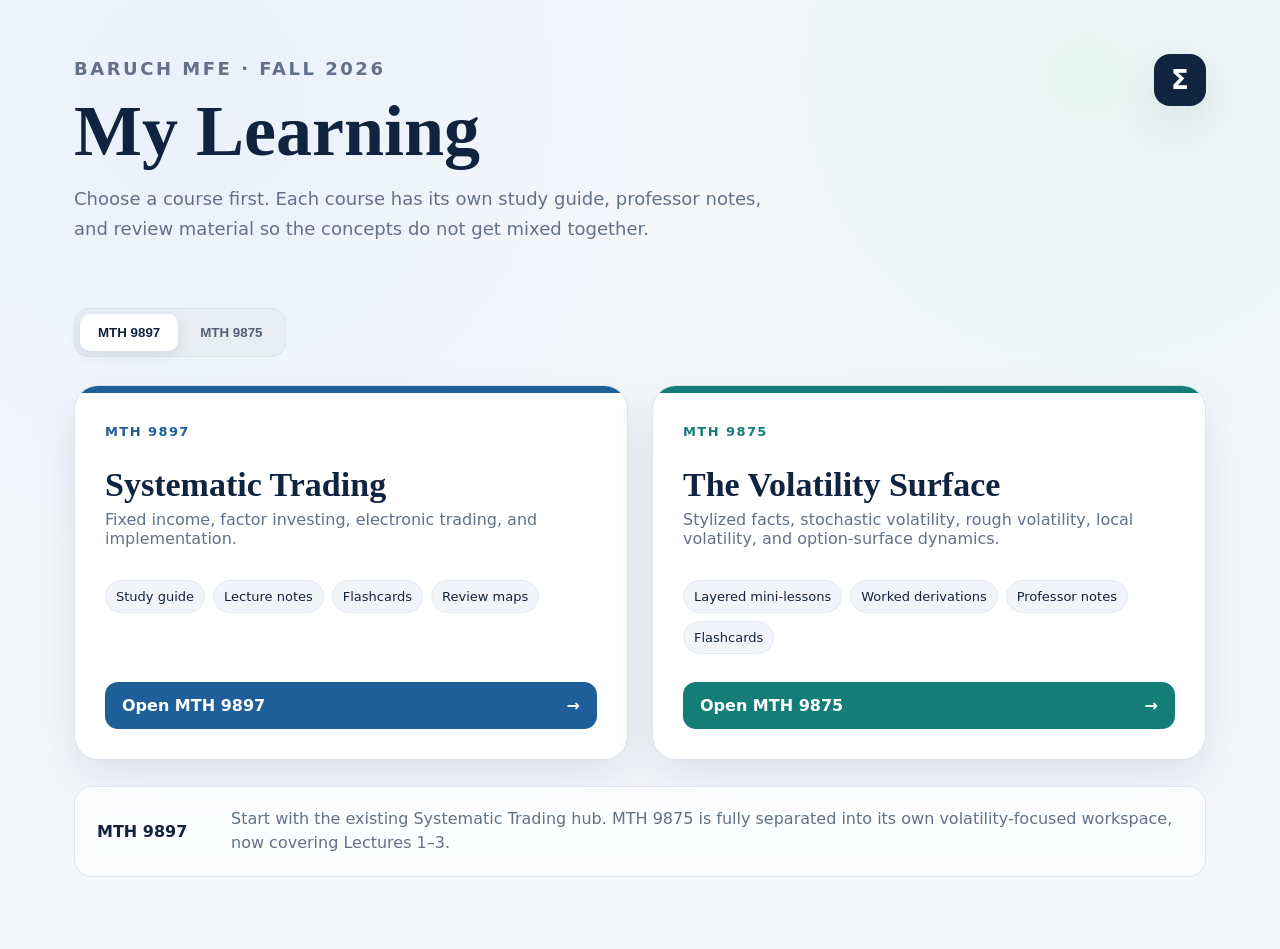
<file: index.html>
<!doctype html>
<html lang="en">
<head>
  <meta charset="utf-8">
  <meta name="viewport" content="width=device-width, initial-scale=1">
  <meta name="description" content="Baruch MFE personal learning hub for MTH 9897 Systematic Trading and MTH 9875 The Volatility Surface.">
  <title>My Learning · Course Hub</title>
  <link rel="icon" href="favicon.svg" type="image/svg+xml">
  <style>
    :root{--ink:#10233f;--muted:#627188;--line:#dce4ee;--paper:#f5f7fb;--card:#fff;--blue:#1f5f99;--teal:#147d78;--shadow:0 18px 46px rgba(16,35,63,.10)}
    *{box-sizing:border-box} body{margin:0;font-family:Inter,ui-sans-serif,system-ui,-apple-system,BlinkMacSystemFont,"Segoe UI",sans-serif;background:radial-gradient(circle at 15% 10%,#e9f1fb 0,transparent 34%),radial-gradient(circle at 85% 8%,#e7f6f2 0,transparent 28%),var(--paper);color:var(--ink)}
    .shell{max-width:1180px;margin:0 auto;padding:54px 24px 72px}.top{display:flex;justify-content:space-between;gap:24px;align-items:flex-start;margin-bottom:34px}.eyebrow{text-transform:uppercase;letter-spacing:.14em;font-size:12px;font-weight:800;color:var(--blue);margin:0 0 12px}.top h1{font-family:Georgia,"Times New Roman",serif;font-size:clamp(40px,6vw,72px);line-height:.98;margin:0;max-width:760px}.top p{max-width:720px;color:var(--muted);font-size:18px;line-height:1.65}
    .sig{width:52px;height:52px;border-radius:16px;background:var(--ink);color:#fff;display:grid;place-items:center;font-size:26px;font-weight:700;box-shadow:var(--shadow)}
    .switcher{display:inline-flex;padding:5px;background:#e8edf4;border:1px solid var(--line);border-radius:14px;margin:12px 0 28px;gap:4px}.switcher button{border:0;background:transparent;padding:11px 18px;border-radius:10px;font-weight:750;color:#506078;cursor:pointer}.switcher button.active{background:#fff;color:var(--ink);box-shadow:0 4px 14px rgba(16,35,63,.10)}
    .courses{display:grid;grid-template-columns:repeat(2,minmax(0,1fr));gap:24px}.course{position:relative;overflow:hidden;background:var(--card);border:1px solid var(--line);border-radius:24px;padding:30px;box-shadow:var(--shadow);min-height:360px;display:flex;flex-direction:column}.course:before{content:"";position:absolute;inset:0 auto auto 0;width:100%;height:7px;background:var(--accent)}.course .code{font-size:13px;font-weight:850;letter-spacing:.11em;text-transform:uppercase;color:var(--accent);margin-top:8px}.course h2{font-family:Georgia,"Times New Roman",serif;font-size:34px;margin:14px 0 6px}.course .subtitle{color:var(--muted);font-size:16px;margin:0 0 24px}.map{display:flex;gap:8px;flex-wrap:wrap;margin:8px 0 28px}.map span{font-size:13px;padding:8px 10px;border-radius:999px;background:#f1f4f8;border:1px solid #e3e9f0}.course a{margin-top:auto;display:inline-flex;align-items:center;justify-content:space-between;gap:16px;background:var(--accent);color:#fff;text-decoration:none;padding:14px 17px;border-radius:13px;font-weight:800}.course a:hover{filter:brightness(.95);transform:translateY(-1px)}
    .preview{margin-top:26px;border:1px solid var(--line);background:rgba(255,255,255,.72);backdrop-filter:blur(8px);border-radius:18px;padding:20px 22px;display:flex;gap:18px;align-items:center}.preview b{min-width:116px}.preview p{margin:0;color:var(--muted);line-height:1.55}
    @media(max-width:780px){.courses{grid-template-columns:1fr}.top{display:block}.sig{margin-top:20px}.shell{padding-top:34px}}
  </style>
</head>
<body>
  <main class="shell">
    <header class="top">
      <div><p class="eyebrow">Baruch MFE · Fall 2026</p><h1>My Learning</h1><p>Choose a course first. Each course has its own study guide, professor notes, and review material so the concepts do not get mixed together.</p></div>
      <div class="sig">Σ</div>
    </header>
    <div class="switcher" role="tablist" aria-label="Choose course">
      <button class="active" data-preview="9897">MTH 9897</button>
      <button data-preview="9875">MTH 9875</button>
    </div>
    <section class="courses">
      <article class="course" style="--accent:#1f5f99">
        <p class="code">MTH 9897</p><h2>Systematic Trading</h2><p class="subtitle">Fixed income, factor investing, electronic trading, and implementation.</p>
        <div class="map"><span>Study guide</span><span>Lecture notes</span><span>Flashcards</span><span>Review maps</span></div>
        <a href="mth9897.html"><span>Open MTH 9897</span><span>→</span></a>
      </article>
      <article class="course" style="--accent:#147d78">
        <p class="code">MTH 9875</p><h2>The Volatility Surface</h2><p class="subtitle">Stylized facts, stochastic volatility, rough volatility, local volatility, and option-surface dynamics.</p>
        <div class="map"><span>Layered mini-lessons</span><span>Worked derivations</span><span>Professor notes</span><span>Flashcards</span></div>
        <a href="mth9875.html"><span>Open MTH 9875</span><span>→</span></a>
      </article>
    </section>
    <section class="preview" id="preview"><b>MTH 9897</b><p>Start with the existing Systematic Trading hub. MTH 9875 is fully separated into its own volatility-focused workspace, now covering Lectures 1–3.</p></section>
  </main>
  <script>
    const copy={
      "9897":["MTH 9897","Start with the existing Systematic Trading hub. MTH 9875 is now fully separated into its own volatility-focused workspace."],
      "9875":["MTH 9875","Use the volatility hub for Lectures 1–3: stylized facts, stochastic/local/rough volatility, forward variance, affine models, characteristic functions, and explicit step-by-step derivations."]
    };
    document.querySelectorAll(".switcher button").forEach(btn=>btn.addEventListener("click",()=>{
      document.querySelectorAll(".switcher button").forEach(b=>b.classList.toggle("active",b===btn));
      const [title,txt]=copy[btn.dataset.preview]; document.querySelector("#preview b").textContent=title; document.querySelector("#preview p").textContent=txt;
    }));
  </script>
</body>
</html>
</file>
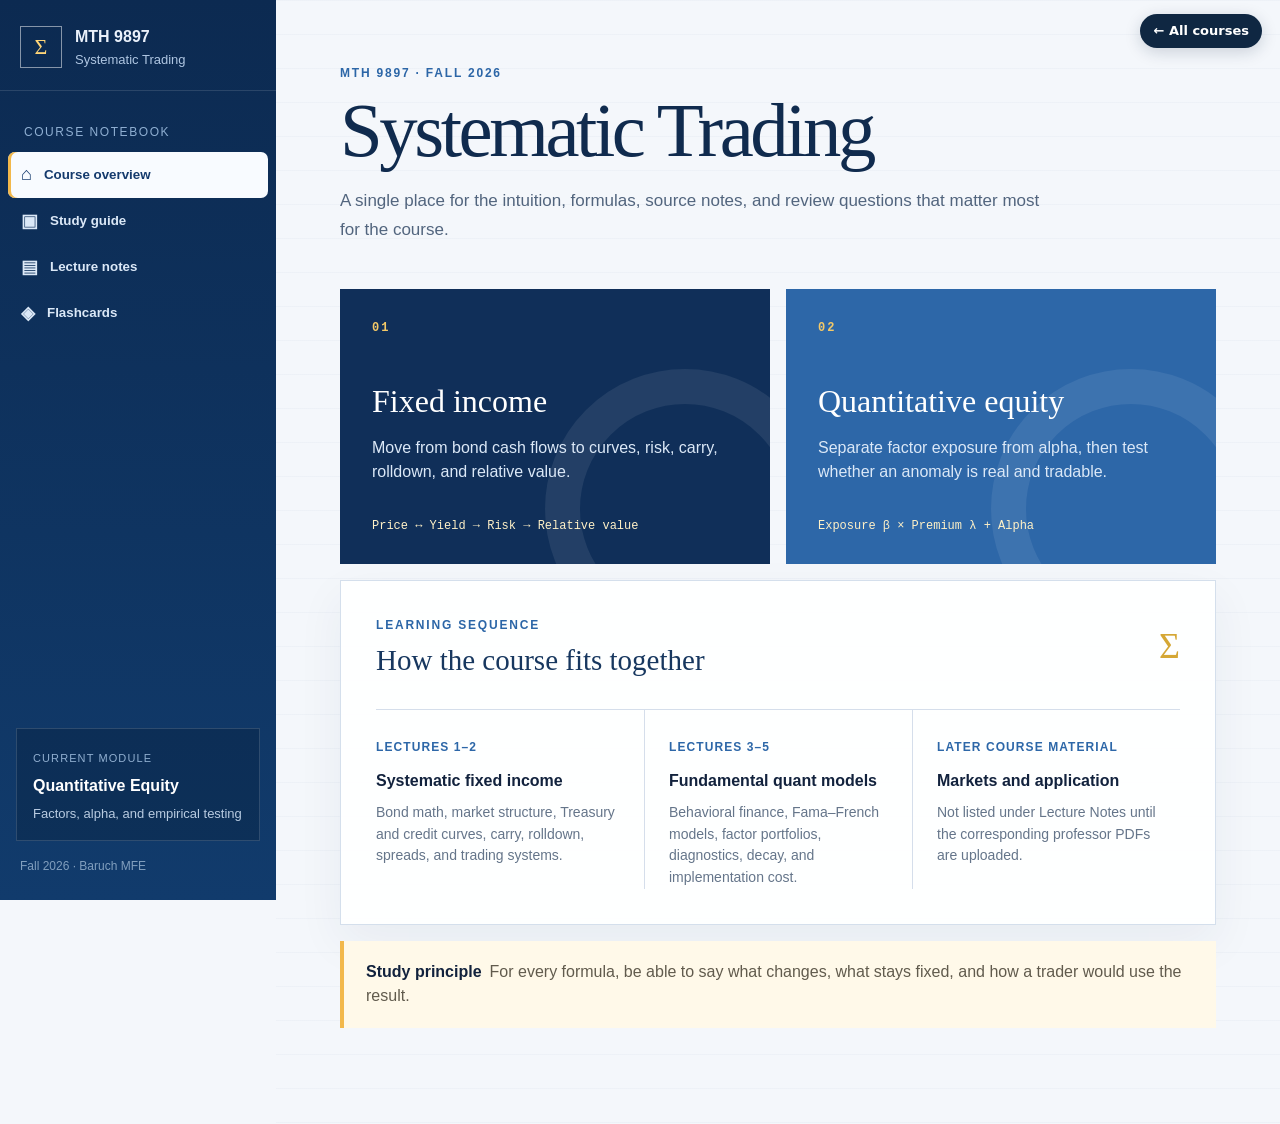
<file: mth9897.html>
<!doctype html>
<html lang="en">
<head>
  <meta charset="utf-8">
  <meta name="viewport" content="width=device-width, initial-scale=1">
  <meta name="description" content="Organized study guides, lecture notes, and flashcards for MTH 9897 Systematic Trading.">
  <title>MTH 9897 Study Hub</title>
  <link rel="icon" href="favicon.svg" type="image/svg+xml">
  <link rel="stylesheet" href="styles.css">
</head>
<body>
  <a href="index.html" style="position:fixed;top:14px;right:18px;z-index:9999;padding:9px 13px;border-radius:999px;background:#0f2742;color:white;text-decoration:none;font:600 13px/1.2 system-ui,-apple-system,BlinkMacSystemFont,'Segoe UI',sans-serif;box-shadow:0 4px 16px rgba(15,39,66,.18)">← All courses</a>
  <aside class="sidebar" id="sidebar">
    <div class="brand">
      <div class="brand-mark">Σ</div>
      <div><strong>MTH 9897</strong><span>Systematic Trading</span></div>
    </div>
    <p class="nav-label">Course notebook</p>
    <nav aria-label="Course sections">
      <button class="nav-button active" data-section="overview"><span>⌂</span>Course overview</button>
      <button class="nav-button" data-section="guide"><span>▣</span>Study guide</button>
      <button class="nav-button" data-section="notes"><span>▤</span>Lecture notes</button>
      <button class="nav-button" data-section="flashcards"><span>◈</span>Flashcards</button>
    </nav>
    <div class="sidebar-note"><span>Current module</span><strong>Quantitative Equity</strong><p>Factors, alpha, and empirical testing</p></div>
    <div class="sidebar-footer">Fall 2026 · Baruch MFE</div>
  </aside>

  <header class="mobile-header">
    <button id="menu-toggle" aria-label="Open course navigation">☰</button>
    <strong>MTH 9897 Study Hub</strong>
  </header>

  <main class="reading-surface">
    <section class="page active" id="overview">
      <header class="page-heading"><p class="eyebrow">MTH 9897 · Fall 2026</p><h1>Systematic Trading</h1><p class="page-intro">A single place for the intuition, formulas, source notes, and review questions that matter most for the course.</p></header>
      <div class="spotlight-grid">
        <article class="spotlight navy-card"><p class="card-number">01</p><h2>Fixed income</h2><p>Move from bond cash flows to curves, risk, carry, rolldown, and relative value.</p><code>Price ↔ Yield → Risk → Relative value</code></article>
        <article class="spotlight blue-card"><p class="card-number">02</p><h2>Quantitative equity</h2><p>Separate factor exposure from alpha, then test whether an anomaly is real and tradable.</p><code>Exposure β × Premium λ + Alpha</code></article>
      </div>
      <section class="content-card">
        <div class="section-title-row"><div><p class="eyebrow">Learning sequence</p><h2>How the course fits together</h2></div><b>Σ</b></div>
        <div class="timeline">
          <article><span>Lectures 1–2</span><h3>Systematic fixed income</h3><p>Bond math, market structure, Treasury and credit curves, carry, rolldown, spreads, and trading systems.</p></article>
          <article><span>Lectures 3–5</span><h3>Fundamental quant models</h3><p>Behavioral finance, Fama–French models, factor portfolios, diagnostics, decay, and implementation cost.</p></article>
          <article><span>Later course material</span><h3>Markets and application</h3><p>Not listed under Lecture Notes until the corresponding professor PDFs are uploaded.</p></article>
        </div>
      </section>
      <aside class="margin-note"><b>Study principle</b><p>For every formula, be able to say what changes, what stays fixed, and how a trader would use the result.</p></aside>
    </section>

    <section class="page" id="guide">
      <header class="page-heading guide-heading"><p class="eyebrow">Layered course reference</p><h1>Study guide</h1><p class="page-intro">A detailed guide built from the professor decks. Every lesson moves through the same layers: what we observe, why it happens, how the mathematics encodes it, and what a systematic trader does with it.</p></header>

      <div class="guide-toolbar">
        <div class="module-switcher" role="tablist" aria-label="Study guide modules">
          <button class="module-button active" data-module="fixed-income">I · Fixed income</button>
          <button class="module-button" data-module="quant-equity">II · Quant equity</button>
          <button class="module-button" data-module="review-map">III · Review map</button>
        </div>
        <label class="guide-search"><span>Filter lessons</span><input id="guide-search" type="search" placeholder="Try: DV01, Fama–MacBeth, z-spread…"></label>
      </div>

      <div class="study-module active" data-module-panel="fixed-income">
        <div class="module-intro"><div><p class="eyebrow">Lectures 1–2 · Misha Boroditsky</p><h2>Systematic fixed income</h2><p>The central problem is comparison. Bonds differ in maturity, coupon, optionality, liquidity, and credit. We transform price into risk-controlled curve coordinates so unlike instruments can be compared on common terms.</p></div><div class="module-path"><span>Cash flows</span><b>→</b><span>Curves</span><b>→</b><span>Spreads</span><b>→</b><span>Residuals</span><b>→</b><span>Portfolio</span></div></div>

        <details class="lesson" open data-keywords="market structure liquidity rfq bid ask buy side sell side trace electronic trading">
          <summary><span class="lesson-number">01</span><span><small>Market structure</small><strong>Why fixed income is not equity with coupons</strong></span><em>Five layers</em></summary>
          <div class="lesson-body">
            <div class="layer observation"><h4>Observation</h4><p>Corporate fixed income has far more instruments than listed equities, but dramatically fewer trades per instrument. A single issuer can have dozens of bonds with different coupons, maturities, covenants, and seniority. Many bonds are held by pensions and insurers and may not trade for days.</p></div>
            <div class="layer intuition"><h4>Intuition</h4><p>Liquidity is fragmented. There may be no continuously visible order book for the exact bond you want. The common workflow is request-for-quote: the buy side asks several dealers, dealers price inventory and risk, and the client chooses or declines. A theoretical fair value is therefore not enough; the system also needs a probability of execution and an estimate of trading cost.</p></div>
            <div class="layer mathematics"><h4>Mathematics</h4><p>A simple implementation objective is expected value after cost:</p><div class="equation">Expected edge = model alpha − expected spread − market impact − financing cost</div><p>Dealer count creates a trade-off: more dealers improve price discovery but can leak information and reduce response quality. Optimize the expected all-in result, not merely the displayed quote.</p></div>
            <div class="layer consequence"><h4>Trading / modeling consequence</h4><p>A usable system joins reference data, evaluated prices, dealer quotes, TRACE prints, liquidity features, inventory, and risk. “Time is alpha”: a slightly imperfect executable price can dominate a perfect estimate delivered after the opportunity disappears.</p></div>
            <div class="lesson-notes"><p><b>Common confusion</b> Electronic does not mean exchange-like. Many electronic credit trades still use RFQ protocols.</p><p><b>Remember</b> In illiquid markets, the execution model is part of the alpha model.</p></div>
          </div>
        </details>

        <details class="lesson" data-keywords="bond cash flow price yield zero coupon duration dv01 convexity clean dirty accrued">
          <summary><span class="lesson-number">02</span><span><small>Bond mathematics</small><strong>From dated cash flows to price, yield, duration, and DV01</strong></span><em>Core exam material</em></summary>
          <div class="lesson-body">
            <div class="layer observation"><h4>Observation</h4><p>A bond is a schedule of promised cash flows. Price and yield move in opposite directions; long-maturity, low-coupon bonds react more to a rate move than short-maturity, high-coupon bonds.</p></div>
            <div class="layer intuition"><h4>Intuition</h4><p>Yield is a compressed quote, not a set of cash flows. It is the single discount rate that reproduces the observed price. Duration asks, “How far into the future is my money effectively received?” DV01 converts that percentage sensitivity into the dollar amount traders can hedge.</p></div>
            <div class="layer mathematics"><h4>Mathematics</h4><div class="equation-grid"><div><small>Zero coupon</small><code>P = F e<sup>−yT</sup></code></div><div><small>Coupon bond</small><code>P = Σ CF<sub>k</sub> e<sup>−yt<sub>k</sub></sup></code></div><div><small>Duration approximation</small><code>ΔP / P ≈ −D · Δy</code></div><div><small>Dollar risk</small><code>DV01 = −10<sup>−4</sup> ∂P/∂y ≈ D·P·10<sup>−4</sup></code></div></div><p>Example: a $100 bond with duration 8 loses approximately $0.08 when yield rises 10 bp: <code>−8 × 100 × 0.001 = −0.80</code>. For a 1 bp move, DV01 is about $0.08.</p></div>
            <div class="layer consequence"><h4>Trading / modeling consequence</h4><p>Compare positions and build hedges in DV01, not face value. Equal notionals can have very different rate risk. Use convexity when rate moves are large or when comparing bonds with materially different cash-flow profiles.</p></div>
            <div class="lesson-notes"><p><b>Common confusion</b> Yield is not the same as the zero rate used for every payment date.</p><p><b>Settlement</b> Dirty price = clean price + accrued interest. The dirty price is the economic value exchanged.</p></div>
          </div>
        </details>

        <details class="lesson" data-keywords="treasury curve zero rates bootstrap forward rates discount factors interpolation">
          <summary><span class="lesson-number">03</span><span><small>Reference curves</small><strong>Bootstrap the Treasury zero curve before measuring credit</strong></span><em>Rates foundation</em></summary>
          <div class="lesson-body">
            <div class="layer observation"><h4>Observation</h4><p>Treasuries are coupon instruments, yet valuation requires a discount factor for each future payment date. A quoted Treasury yield is therefore not itself the complete discount curve.</p></div>
            <div class="layer intuition"><h4>Intuition</h4><p>Bootstrapping solves maturities in order. Short instruments reveal early discount factors; those known factors are used to strip coupons from the next bond, revealing the next unknown point. The curve becomes a common risk-free coordinate system.</p></div>
            <div class="layer mathematics"><h4>Mathematics</h4><div class="equation-grid"><div><small>Discount factor</small><code>d(0,T)=e<sup>−z(T)T</sup></code></div><div><small>Cash-flow value</small><code>P=Σ CF<sub>k</sub>d(0,t<sub>k</sub>)</code></div><div><small>Forward rate</small><code>f(t₁,t₂)=[z₂t₂−z₁t₁]/(t₂−t₁)</code></div></div><p>The forward rate is the future borrowing rate implied today by two discount factors. It is an arbitrage-consistency relationship, not a guaranteed forecast.</p></div>
            <div class="layer consequence"><h4>Trading / modeling consequence</h4><p>Interpolate discount factors or a smooth parameterization, not raw coupon yields. Once the Treasury curve is stable, a corporate bond can be decomposed into rate value plus credit/liquidity spread.</p></div>
            <div class="lesson-notes"><p><b>Graph reading</b> Level is the broad rate environment; slope compares short and long rates; curvature captures a middle-maturity hump or trough.</p><p><b>Remember</b> First explain the risk-free curve, then explain the residual.</p></div>
          </div>
        </details>

        <details class="lesson" data-keywords="carry rolldown pull to par expected return unchanged yield curve">
          <summary><span class="lesson-number">04</span><span><small>Expected return</small><strong>Separate carry, pull-to-par, and rolldown</strong></span><em>Scenario logic</em></summary>
          <div class="lesson-body">
            <div class="layer observation"><h4>Observation</h4><p>A bond can earn or lose money even when the market experiences no parallel rate shift. Coupon income, convergence toward par, and movement along the curve all affect holding-period return.</p></div>
            <div class="layer intuition"><h4>Intuition</h4><p><b>Carry</b> holds the bond's own yield constant while time passes. <b>Rolldown</b> holds the curve fixed while the bond becomes a shorter-maturity instrument. These are different counterfactuals and should not be mixed.</p></div>
            <div class="layer mathematics"><h4>Mathematics</h4><div class="equation-grid"><div><small>Carry</small><code>coupon income + pull-to-par</code></div><div><small>Rolldown approximation</small><code>Roll P&amp;L ≈ −D·P·Δy<sub>curve</sub></code></div><div><small>Total scenario</small><code>Return ≈ carry + roll + spread move + rate move</code></div></div><p>On an upward-sloping curve, aging from a higher-yield point to a lower-yield point creates a price gain, all else equal. An inverted curve can reverse the sign.</p></div>
            <div class="layer consequence"><h4>Trading / modeling consequence</h4><p>Report expected return by component. A strategy that appears profitable from carry may actually be a disguised curve bet. Stress alternative curve shapes rather than assuming rolldown is free alpha.</p></div>
            <div class="lesson-notes"><p><b>Common confusion</b> “Rates unchanged” can mean unchanged bond yield or unchanged curve. Those assumptions produce different P&amp;L.</p><p><b>Exam check</b> State explicitly what is held fixed.</p></div>
          </div>
        </details>

        <details class="lesson" data-keywords="credit spread g spread i spread z spread oas default recovery benchmark">
          <summary><span class="lesson-number">05</span><span><small>Credit coordinates</small><strong>Convert price into a comparable spread</strong></span><em>Relative-value input</em></summary>
          <div class="lesson-body">
            <div class="layer observation"><h4>Observation</h4><p>Two corporate bonds with different coupons and maturities cannot be compared reliably by price or yield alone. Their Treasury exposure and cash-flow timing differ.</p></div>
            <div class="layer intuition"><h4>Intuition</h4><p>A spread is the compensation above a reference curve for credit, liquidity, optionality, and technical effects. The z-spread asks for one constant shift applied to every zero-curve point so that discounted promised cash flows match the market price.</p></div>
            <div class="layer mathematics"><h4>Mathematics</h4><div class="equation">P = Σ CF<sub>k</sub> · exp{−[z(t<sub>k</sub>) + s]t<sub>k</sub>}</div><p>G-spread compares yield with an interpolated government yield. I-spread uses the swap curve. Z-spread uses the full zero curve. OAS additionally removes the value of embedded options through a rate model.</p></div>
            <div class="layer consequence"><h4>Trading / modeling consequence</h4><p>Use z-spread for option-free bonds and OAS when callability matters. A wide spread is not automatically cheap: it may reflect higher default probability, lower recovery, poor liquidity, or an embedded option.</p></div>
            <div class="lesson-notes"><p><b>Common confusion</b> A spread is a coordinate, not a complete expected-return forecast.</p><p><b>Credit loss lens</b> Roughly, expected loss ≈ probability of default × loss given default.</p></div>
          </div>
        </details>

        <details class="lesson" data-keywords="nelson siegel level slope curvature decay issuer curve fitting weights residual rich cheap">
          <summary><span class="lesson-number">06</span><span><small>Issuer curves</small><strong>Nelson–Siegel turns scattered bonds into level, slope, and curvature</strong></span><em>Model core</em></summary>
          <div class="lesson-body">
            <div class="layer observation"><h4>Observation</h4><p>Bonds from one issuer form a noisy cross-section. The common component is the issuer spread curve; security-specific pricing differences appear as residuals around it.</p></div>
            <div class="layer intuition"><h4>Intuition</h4><p>Nelson–Siegel is parsimonious: one parameter controls the long-run level, one the short-end slope, one the medium-term hump, and one the speed of decay. The model smooths noise without demanding a separate parameter for every maturity.</p></div>
            <div class="layer mathematics"><h4>Mathematics</h4><div class="equation-grid"><div><small>Forward spread</small><code>f(t)=L+Se<sup>−Dt</sup>+CDte<sup>−Dt</sup></code></div><div><small>Zero spread</small><code>z(t)=L+(S+C)(1−e<sup>−Dt</sup>)/(Dt)−Ce<sup>−Dt</sup></code></div><div><small>Boundary behavior</small><code>z(0)=L+S; z(∞)=L</code></div><div><small>Residual</small><code>ε<sub>i</sub>=s<sub>i</sub>−ŝ(t<sub>i</sub>)</code></div></div><p>Fit in spread space, not raw price space. Weight observations by reliability—often liquidity, spread duration, or inverse variance—so a stale or tiny trade does not dominate the curve.</p></div>
            <div class="layer consequence"><h4>Trading / modeling consequence</h4><p>A positive residual means the bond trades wider than the fitted curve: potentially cheap. A negative residual means rich. Require enough bonds and inspect residual stability; four parameters fitted to four bonds explains everything and predicts nothing.</p></div>
            <div class="lesson-notes"><p><b>Graph reading</b> The curve is fair value conditional on the chosen peer group. The vertical distance from a bond to the curve is the raw signal.</p><p><b>Remember</b> Long cheap / short rich is only valid after risk and liquidity controls.</p></div>
          </div>
        </details>

        <details class="lesson" data-keywords="portfolio construction duration neutral factor risk optimization covariance alpha transaction costs">
          <summary><span class="lesson-number">07</span><span><small>From signal to portfolio</small><strong>Neutralize the risks you do not intend to trade</strong></span><em>Implementation</em></summary>
          <div class="lesson-body">
            <div class="layer observation"><h4>Observation</h4><p>A long-cheap/short-rich pair can still lose money because it is long duration, short credit beta, concentrated in one issuer, or impossible to execute at modeled prices.</p></div>
            <div class="layer intuition"><h4>Intuition</h4><p>Alpha is a forecast; a portfolio is a constrained expression of forecasts. Neutralization isolates the intended residual while optimization balances expected edge against covariance risk and cost.</p></div>
            <div class="layer mathematics"><h4>Mathematics</h4><div class="equation-grid"><div><small>Duration hedge</small><code>w<sub>L</sub>DV01<sub>L</sub> + w<sub>S</sub>DV01<sub>S</sub> = 0</code></div><div><small>Utility</small><code>U = αᵀw − λwᵀLᵀCLw − costs(w)</code></div><div><small>Neutrality examples</small><code>Bᵀw = 0</code></div></div><p><code>B</code> can contain Treasury level/slope/curvature, sector, rating, issuer, spread duration, and liquidity exposures. The optimizer should see the same costs and constraints the trader will face.</p></div>
            <div class="layer consequence"><h4>Trading / modeling consequence</h4><p>Backtest signal, execution, and risk together. Portfolio trading and ETFs can reduce execution friction but may inject noisy individual-bond marks. Capacity and turnover determine whether a residual is monetizable.</p></div>
            <div class="lesson-notes"><p><b>Common confusion</b> Dollar neutrality is not duration neutrality.</p><p><b>Final test</b> Can you explain the expected return, dominant risk, hedge, cost, and failure mode before placing the trade?</p></div>
          </div>
        </details>
      </div>

      <div class="study-module" data-module-panel="quant-equity">
        <div class="module-intro"><div><p class="eyebrow">Lecture 3 · Dmitry Rakhlin</p><h2>Quantitative equity framework</h2><p>The central problem is identification. An observed return pattern may be compensation for risk, behavioral mispricing, a statistical accident, or an untradeable artifact. The research process must separate these possibilities.</p></div><div class="module-path"><span>Hypothesis</span><b>→</b><span>Exposure</span><b>→</b><span>Test</span><b>→</b><span>Portfolio</span><b>→</b><span>Attribution</span></div></div>

        <details class="lesson" open data-keywords="alpha beta risk factor pure alpha crowding decay investing landscape">
          <summary><span class="lesson-number">08</span><span><small>Definitions</small><strong>Factor exposure is not the same thing as alpha</strong></span><em>Foundation</em></summary>
          <div class="lesson-body"><div class="layer observation"><h4>Observation</h4><p>Many managers earn returns that disappear after controlling for market, size, value, profitability, investment, momentum, or industry exposures.</p></div><div class="layer intuition"><h4>Intuition</h4><p>Beta is systematic co-movement. A factor premium is compensation associated with that exposure. Pure alpha is the remaining expected return that cannot be reproduced cheaply with known factors. Once an “alpha” becomes known and crowded, its return may decay or migrate into a recognized factor.</p></div><div class="layer mathematics"><h4>Mathematics</h4><div class="equation">R<sub>i,t</sub>−R<sub>f,t</sub> = α<sub>i</sub> + β<sub>i</sub>ᵀF<sub>t</sub> + ε<sub>i,t</sub></div><p>The intercept is conditional on the factors included. Add a missing factor and apparent alpha may vanish.</p></div><div class="layer consequence"><h4>Trading / modeling consequence</h4><p>Every research report should show gross return, known-factor exposures, residual alpha, turnover, cost, capacity, and decay. Investors should know whether they are paying active fees for a cheap beta.</p></div><div class="lesson-notes"><p><b>Common confusion</b> “Alpha factor” is industry language for a predictor; it does not prove regression alpha.</p><p><b>Remember</b> Alpha is model-relative.</p></div></div>
        </details>

        <details class="lesson" data-keywords="time series cross sectional fama macbeth beta lambda risk premium regression">
          <summary><span class="lesson-number">09</span><span><small>Identification</small><strong>Fama–MacBeth: exposure first, price of exposure second</strong></span><em>Two-stage method</em></summary>
          <div class="lesson-body"><div class="layer observation"><h4>Observation</h4><p>A factor can explain an asset through time without earning a positive premium across assets. Conversely, a cross-sectional relation is hard to interpret unless exposures are measured first.</p></div><div class="layer intuition"><h4>Intuition</h4><p>Stage 1 asks what each asset is exposed to. Stage 2 asks whether the market rewards that exposure. Beta and lambda answer different questions and use different dimensions of the data.</p></div><div class="layer mathematics"><h4>Mathematics</h4><div class="equation-grid"><div><small>Stage 1 · for each asset i</small><code>R<sub>i,t</sub>−R<sub>f,t</sub>=α<sub>i</sub>+β<sub>i</sub>ᵀF<sub>t</sub>+ε<sub>i,t</sub></code></div><div><small>Stage 2 · for each date t</small><code>R<sub>i,t</sub>=λ<sub>0,t</sub>+β̂<sub>i</sub>ᵀλ<sub>t</sub>+u<sub>i,t</sub></code></div></div><p>Average the time series of <code>λ<sub>t</sub></code> estimates and use their time variation for standard errors. Estimated betas introduce measurement error, so implementation details matter.</p></div><div class="layer consequence"><h4>Trading / modeling consequence</h4><p>A significant beta says the asset moves with a factor. A significant average lambda says the exposure is priced. Neither alone proves a standalone trading strategy survives costs.</p></div><div class="lesson-notes"><p><b>Common confusion</b> Stage 2 is across many assets at one date, not another time-series regression.</p><p><b>Memory sentence</b> Beta is quantity of risk; lambda is price per unit of risk.</p></div></div>
        </details>

        <details class="lesson" data-keywords="fama french ff3 ff5 smb hml rmw cma 2x3 81 cells portfolios">
          <summary><span class="lesson-number">10</span><span><small>Factor construction</small><strong>Fama–French portfolios isolate common return dimensions</strong></span><em>Portfolio mechanics</em></summary>
          <div class="lesson-body"><div class="layer observation"><h4>Observation</h4><p>CAPM leaves systematic patterns: small firms and high book-to-market firms historically earn different average returns. Profitability and investment add further dimensions.</p></div><div class="layer intuition"><h4>Intuition</h4><p>Factor returns are built from many stocks so idiosyncratic noise diversifies away. Long-short comparisons attempt to change one characteristic while holding others approximately balanced.</p></div><div class="layer mathematics"><h4>Mathematics</h4><div class="equation-grid"><div><small>Market</small><code>MKT = R<sub>m</sub>−R<sub>f</sub></code></div><div><small>Size</small><code>SMB = small − big</code></div><div><small>Value</small><code>HML = high B/M − low B/M</code></div><div><small>Profitability / investment</small><code>RMW, CMA</code></div></div><p>A 2×3 sort creates six portfolios for size and book-to-market. A full 3×3×3×3 independent sort across four characteristics creates 81 cells: better isolation, but fewer stocks per cell and noisier portfolios.</p></div><div class="layer consequence"><h4>Trading / modeling consequence</h4><p>When comparing cells, move along one dimension while holding the others fixed. Verify that the constructed factor is diversified, investable, and not dominated by microcaps.</p></div><div class="lesson-notes"><p><b>Common confusion</b> A factor is a portfolio return, not a company attribute. Book-to-market is a characteristic; HML is the long-short factor built from it.</p><p><b>Diagnostic</b> Check correlations among factors: overlapping definitions can double-count the same economic exposure.</p></div></div>
        </details>

        <details class="lesson" data-keywords="anomaly type i error type ii multiple testing data snooping t statistic factor zoo p hacking grs">
          <summary><span class="lesson-number">11</span><span><small>Statistical reliability</small><strong>The factor zoo makes t = 2 an unsafe finish line</strong></span><em>Research discipline</em></summary>
          <div class="lesson-body"><div class="layer observation"><h4>Observation</h4><p>If researchers try hundreds of signals, some will look significant by chance. A story can be invented after the pattern is found, making noise appear economically meaningful.</p></div><div class="layer intuition"><h4>Intuition</h4><p>One hypothesis at 5% significance tolerates a 5% false-positive rate. Hundreds of correlated trials create a selection problem. The published winner is conditioned on having won.</p></div><div class="layer mathematics"><h4>Mathematics</h4><div class="equation-grid"><div><small>Test statistic</small><code>t = estimate / standard error</code></div><div><small>Type I error</small><code>Reject H₀ when H₀ is true</code></div><div><small>Type II error</small><code>Fail to reject H₀ when H₀ is false</code></div><div><small>GRS null</small><code>H₀: α₁=…=α<sub>N</sub>=0</code></div></div><p>Use a higher hurdle, multiple-testing adjustments, out-of-sample data, and tests that were not selected after seeing the return. The GRS test asks whether all portfolio alphas are jointly zero under the factor model.</p></div><div class="layer consequence"><h4>Trading / modeling consequence</h4><p>Require robustness across periods, countries, definitions, weighting schemes, and known-factor controls. Separate discovery, validation, and live monitoring datasets.</p></div><div class="lesson-notes"><p><b>Coin-toss intuition</b> Finding one person with 30 heads after searching a billion people does not imply skill.</p><p><b>Remember</b> Replication should preserve the hypothesis, not re-optimize until it works.</p></div></div>
        </details>

        <details class="lesson" data-keywords="behavioral finance anchoring overconfidence confirmation bias availability representativeness limits arbitrage">
          <summary><span class="lesson-number">12</span><span><small>Economic explanation</small><strong>Behavioral bias can create a pattern; limits to arbitrage can preserve it</strong></span><em>Why anomalies persist</em></summary>
          <div class="lesson-body"><div class="layer observation"><h4>Observation</h4><p>Investors underreact, overreact, anchor on salient numbers, seek confirming evidence, extrapolate recent trends, and become overconfident. Mispricing can persist even when sophisticated investors recognize it.</p></div><div class="layer intuition"><h4>Intuition</h4><p>A bias explains who makes the mistake. Limits to arbitrage explain why informed capital does not instantly remove it: short-sale constraints, funding risk, benchmark pressure, career risk, no close substitute, and uncertain convergence time.</p></div><div class="layer mathematics"><h4>Mathematics</h4><div class="equation">Net opportunity = mispricing × convergence probability − cost − funding risk − crowding loss</div><p>The return may be strongest where trading is hardest. That creates the classic tension between statistical magnitude and realizable capacity.</p></div><div class="layer consequence"><h4>Trading / modeling consequence</h4><p>Validate the proposed mechanism directly. If the story is underreaction to information, test forecast revisions or post-event drift—not only the final long-short return.</p></div><div class="lesson-notes"><p><b>Common confusion</b> A plausible behavioral story is supporting evidence, not proof.</p><p><b>Research question</b> Who is constrained, who supplies liquidity, and what causes convergence?</p></div></div>
        </details>

        <details class="lesson" data-keywords="dividend discount model gordon growth roe payout price book pb valuation deep value">
          <summary><span class="lesson-number">13</span><span><small>Fundamental valuation</small><strong>Connect dividends, growth, ROE, and price-to-book</strong></span><em>Value with structure</em></summary>
          <div class="lesson-body"><div class="layer observation"><h4>Observation</h4><p>A low price-to-book stock is not necessarily cheap. Low valuation may be justified by weak profitability, excessive investment, or a high required return.</p></div><div class="layer intuition"><h4>Intuition</h4><p>Value comes from future cash distributions. Growth creates value only when retained capital earns an adequate return. The P/B–ROE relation explains why value and quality cannot be analyzed independently.</p></div><div class="layer mathematics"><h4>Mathematics</h4><div class="equation-grid"><div><small>Dividend discount model</small><code>V=Σ D<sub>t</sub>/(1+r)<sup>t</sup></code></div><div><small>Gordon growth</small><code>V=D₁/(r−g), r&gt;g</code></div><div><small>Sustainable growth</small><code>g=ROE·(1−payout)</code></div><div><small>Price-to-book</small><code>P/B=(ROE−g)/(r−g)</code></div></div><p>If ROE exceeds the required return, reinvestment can create value. If ROE is below the required return, growth can destroy value.</p></div><div class="layer consequence"><h4>Trading / modeling consequence</h4><p>Compare valuation within a framework that controls for profitability, growth, leverage, and risk. “Long the lower P/B stock” is not a complete investment thesis.</p></div><div class="lesson-notes"><p><b>Common confusion</b> Growth raises value only when the incremental return on retained capital justifies it.</p><p><b>Memory chain</b> DDM → Gordon → retention × ROE → P/B.</p></div></div>
        </details>

        <details class="lesson" data-keywords="quantitative investment process alpha model risk model optimizer implementation attribution transaction costs decay">
          <summary><span class="lesson-number">14</span><span><small>Research-to-production</small><strong>A signal is only one component of an investment process</strong></span><em>System architecture</em></summary>
          <div class="lesson-body"><div class="layer observation"><h4>Observation</h4><p>Strong backtest returns often weaken after risk controls, portfolio constraints, turnover limits, implementation shortfall, and live data delays.</p></div><div class="layer intuition"><h4>Intuition</h4><p>The alpha model forecasts returns; the risk model describes co-movement; the optimizer converts forecasts into holdings; implementation converts holdings into trades; attribution tests whether realized returns came from the intended source.</p></div><div class="layer mathematics"><h4>Mathematics</h4><div class="equation">max<sub>w</sub> αᵀw − λwᵀΣw − costs(Δw), subject to exposures, leverage, liquidity, and turnover constraints</div><p>Ex-post attribution compares realized return with ex-ante factor exposures. Persistent unexplained slippage can reveal a broken cost model or stale signal.</p></div><div class="layer consequence"><h4>Trading / modeling consequence</h4><p>Monitor forecast correlation, breadth, turnover, capacity, crowding, and decay. A lower-gross-alpha model with stable data and low implementation cost can be superior to a fragile high-t-stat backtest.</p></div><div class="lesson-notes"><p><b>Final checklist</b> Economic rationale, clean data, robust test, known-factor horse race, realistic costs, capacity, decay, and live attribution.</p><p><b>Remember</b> The portfolio is the product; the signal is an input.</p></div></div>
        </details>
      </div>

      <div class="study-module" data-module-panel="review-map">
        <div class="review-sheet">
          <p class="eyebrow">One-page mental map</p><h2>From raw observations to a defensible trade</h2>
          <div class="review-flow"><article><span>1</span><h3>Normalize</h3><p>Convert bond prices to curve-relative spreads; convert stock characteristics to diversified factor portfolios.</p></article><article><span>2</span><h3>Explain</h3><p>Separate common risk from security-specific residual. State the economic mechanism before testing returns.</p></article><article><span>3</span><h3>Test</h3><p>Use out-of-sample evidence, known-factor controls, robust standard errors, and multiple-testing discipline.</p></article><article><span>4</span><h3>Construct</h3><p>Neutralize unintended exposures. Optimize expected return against covariance, liquidity, turnover, and cost.</p></article><article><span>5</span><h3>Attribute</h3><p>Compare realized P&amp;L with the original forecast, risk exposures, execution assumptions, and decay model.</p></article></div>
          <div class="cheat-grid"><section><h3>Fixed-income formulas</h3><code>ΔP/P ≈ −DΔy</code><code>DV01 ≈ D·P·10⁻⁴</code><code>P = ΣCFₖe<sup>−[z(tₖ)+s]tₖ</sup></code><code>εᵢ = sᵢ − ŝ(tᵢ)</code></section><section><h3>Equity formulas</h3><code>Rᵢ−Rf = αᵢ + βᵢᵀF + εᵢ</code><code>E[Rᵢ] = λ₀ + βᵢᵀλ</code><code>V = D₁/(r−g)</code><code>P/B = (ROE−g)/(r−g)</code></section><section><h3>Questions before trading</h3><ul><li>What is the raw observation?</li><li>What risk explains it?</li><li>What remains after controls?</li><li>Why should it persist?</li><li>Can it be executed after cost?</li><li>What result would falsify it?</li></ul></section></div>
        </div>
      </div>
    </section>

    <section class="page" id="notes">
      <header class="page-heading"><p class="eyebrow">Professor source material</p><h1>Lecture notes</h1><p class="page-intro">Read the original professor PDFs directly in the site. The Study Guide reorganizes these decks for learning; this section preserves the source material exactly as provided.</p></header>

      <article class="pdf-card lecture-pdf-section" aria-labelledby="lecture-1-2-title">
        <div class="pdf-header"><div><p class="eyebrow">Lecture PDF 01 · Lectures 1 &amp; 2 · 88 pages</p><h2 id="lecture-1-2-title">Lectures 1 &amp; 2 — Systematic Fixed Income</h2><p>One combined professor PDF containing both fixed-income lectures.</p></div><div class="pdf-actions"><a href="lecture-notes/MTH9798.20260908.L2.pdf" target="_blank" rel="noopener">Open combined PDF</a><a href="lecture-notes/MTH9798.20260908.L2.pdf" download>Download</a></div></div>
        <div class="pdf-jumps" aria-label="Lectures 1 and 2 page jumps"><button class="active" data-pdf-target="fixed-income-pdf" data-pdf-src="lecture-notes/MTH9798.20260908.L2.pdf#page=1">Start combined PDF · p.1</button><button data-pdf-target="fixed-income-pdf" data-pdf-src="lecture-notes/MTH9798.20260908.L2.pdf#page=44">Lecture 2 begins · p.44</button></div>
        <div class="pdf-frame-wrap"><iframe id="fixed-income-pdf" title="Lectures 1 and 2 Systematic Fixed Income professor PDF" src="lecture-notes/MTH9798.20260908.L2.pdf#page=1"></iframe></div>
        <details class="deck-outline"><summary>Lectures 1 &amp; 2 outline</summary><div><p><b>Lecture 1 · pp. 1–43:</b> market structure, bond primer, duration/DV01, curves, carry/rolldown, credit spreads, security master, market data, and trading infrastructure.</p><p><b>Lecture 2 · pp. 44–85:</b> RFQ technology, systematic architecture, Treasury and issuer curves, z-spreads, Nelson–Siegel, relative value, portfolio optimization, ETFs, portfolio trading, and municipal bonds.</p></div></details>
      </article>

      <article class="pdf-card lecture-pdf-section" aria-labelledby="lecture-3-title">
        <div class="pdf-header"><div><p class="eyebrow">Lecture PDF 02 · Lecture 3 · 50 pages</p><h2 id="lecture-3-title">Lecture 3 — Quantitative Investment Framework, Part 1</h2><p>One professor PDF covering fundamental quantitative models, factor construction, anomaly testing, and behavioral finance.</p></div><div class="pdf-actions"><a href="lecture-notes/MTH9897_2026_Lecture3_QE_Pt1.pdf" target="_blank" rel="noopener">Open Lecture 3 PDF</a><a href="lecture-notes/MTH9897_2026_Lecture3_QE_Pt1.pdf" download>Download</a></div></div>
        <div class="pdf-jumps" aria-label="Quantitative equity deck page jumps"><button class="active" data-pdf-target="quant-equity-pdf" data-pdf-src="lecture-notes/MTH9897_2026_Lecture3_QE_Pt1.pdf#page=1">Start · p.1</button><button data-pdf-target="quant-equity-pdf" data-pdf-src="lecture-notes/MTH9897_2026_Lecture3_QE_Pt1.pdf#page=5">Fama–MacBeth · p.5</button><button data-pdf-target="quant-equity-pdf" data-pdf-src="lecture-notes/MTH9897_2026_Lecture3_QE_Pt1.pdf#page=9">Anomaly tests · p.9</button><button data-pdf-target="quant-equity-pdf" data-pdf-src="lecture-notes/MTH9897_2026_Lecture3_QE_Pt1.pdf#page=19">Quant process · p.19</button></div>
        <div class="pdf-frame-wrap"><iframe id="quant-equity-pdf" title="Quantitative Investment Framework professor lecture deck" src="lecture-notes/MTH9897_2026_Lecture3_QE_Pt1.pdf#page=1"></iframe></div>
        <details class="deck-outline"><summary>Deck outline and page guide</summary><div><p><b>pp. 1–7:</b> investing landscape, alpha versus factors, time-series versus cross-sectional strategies, Fama–MacBeth, and Fama–French.</p><p><b>pp. 8–18:</b> real versus accidental anomalies, risk mismeasurement, data snooping, limits to arbitrage, and behavioral biases.</p><p><b>pp. 19–28:</b> the quantitative investment process, value, profitability, dividend discount logic, and P/B–ROE relationships.</p><p><b>pp. 29–50:</b> factor definitions, factor portfolios, diagnostics, alternative models, and the empirical factor literature.</p></div></details>
      </article>

      <aside class="margin-note"><b>Source rule</b><p>The PDF viewer shows the professor’s files unchanged. Use the layered Study Guide for explanation, then return here to verify the original slide, chart, or formula.</p></aside>
    </section>

    <section class="page flashcard-page" id="flashcards">
      <header class="page-heading"><p class="eyebrow">30 saved cards · organized by lecture</p><h1>Flashcards</h1><p class="page-intro">Every previously marked concept is included. Choose a lecture, say the answer out loud, then reveal both the intuition and key formula.</p></header>
      <div class="flashcard-deck-switcher" role="tablist" aria-label="Flashcard lecture decks"><button class="flashcard-deck-button active" data-deck="fixed-income">Lectures 1 &amp; 2 <span>14 cards</span></button><button class="flashcard-deck-button" data-deck="quant-equity">Lecture 3 <span>16 cards</span></button></div>
      <div class="flashcard-meta"><span id="card-count">01 / 14</span><div class="progress-track"><span id="progress"></span></div><span id="card-deck-label">Lectures 1 &amp; 2 · Fixed income</span></div>
      <button class="flashcard" id="flashcard" aria-label="Reveal answer">
        <span class="card-label" id="card-label"></span>
        <strong id="card-content"></strong>
        <span class="card-footer" id="card-footer"></span>
      </button>
      <div class="flashcard-controls"><button id="previous">‹ Previous</button><button class="primary-control" id="reveal">Reveal answer</button><button id="next">Next ›</button></div>
    </section>
  </main>
  <script src="study-guide-data.js"></script>
  <script src="app.js"></script>
</body>
</html>
</file>
<file: styles.css>
:root{--navy:#123761;--blue:#2d67a8;--ink:#12223d;--muted:#63748a;--line:#d5deeb;--gold:#f2b84b}
*{box-sizing:border-box}
html{scroll-behavior:smooth}
body{margin:0;background:#f4f7fb;color:var(--ink);font:16px/1.55 "Segoe UI",Arial,sans-serif}
.sidebar{position:fixed;inset:0 auto 0 0;width:276px;display:flex;flex-direction:column;background:linear-gradient(180deg,#0c2a51,#113b6c);color:#eaf1fb;z-index:20}
.brand{display:flex;align-items:center;gap:13px;padding:25px 20px 20px;border-bottom:1px solid #ffffff1f}
.brand-mark{display:grid;width:42px;height:42px;place-items:center;border:1px solid #ffffff80;color:#ffd578;font:22px Georgia}
.brand strong,.brand span{display:block}
.brand span{color:#afc6e2;font-size:13px}
.nav-label{margin:32px 24px 10px;color:#8fafd2;font-size:12px;letter-spacing:.13em;text-transform:uppercase}
.sidebar nav{padding:0 8px}
.nav-button{display:flex;width:100%;min-height:46px;align-items:center;gap:12px;padding:0 13px;border:0;border-radius:7px;background:transparent;color:#dbe8f7;cursor:pointer;text-align:left;font-weight:600}
.nav-button.active{background:#f8fbff;color:#143a6d;box-shadow:inset 3px 0 var(--gold)}
.nav-button span{font-size:18px}
.sidebar-note{margin:auto 16px 16px;padding:16px;border:1px solid #ffffff24;background:#06182e4d}
.sidebar-note span{color:#91afd0;font-size:11px;letter-spacing:.1em;text-transform:uppercase}
.sidebar-note strong{display:block;margin-top:5px;color:white}
.sidebar-note p{margin:5px 0 0;color:#b8cbe1;font-size:13px}
.sidebar-footer{padding:0 20px 24px;color:#819fbe;font-size:12px}
.mobile-header{display:none}
.reading-surface{min-height:100vh;margin-left:276px;padding:clamp(36px,5vw,80px) clamp(20px,5vw,88px) 96px;background-image:linear-gradient(#193e6f07 1px,transparent 1px);background-size:100% 34px}
.page{display:none;width:min(100%,1050px);margin:auto}
.page.active{display:block}
.page-heading{max-width:780px;margin-bottom:44px}
.eyebrow{margin:0 0 10px;color:#2c66a7;font-size:12px;font-weight:800;letter-spacing:.15em;text-transform:uppercase}
.page-heading h1{margin:0;color:#102b4e;font:500 clamp(42px,6vw,80px)/.98 Georgia,serif;letter-spacing:-.045em}
.page-intro{max-width:700px;margin:19px 0 0;color:#52657e;font-size:17px;line-height:1.7}
.spotlight-grid{display:grid;grid-template-columns:1fr 1fr;gap:16px}
.spotlight{position:relative;min-height:275px;padding:32px;overflow:hidden;color:white}
.spotlight:after{content:"";position:absolute;right:-55px;bottom:-85px;width:210px;height:210px;border:35px solid #ffffff14;border-radius:50%}
.navy-card{background:#102f59}
.blue-card{background:var(--blue)}
.card-number{margin:0 0 48px;color:#f4c967;font:700 12px monospace;letter-spacing:.18em}
.spotlight h2{margin:0;font:500 32px Georgia,serif}
.spotlight p:not(.card-number){position:relative;z-index:1;max-width:390px;color:#dbe8f7}
.spotlight code{position:absolute;left:32px;bottom:28px;z-index:1;color:#fff1c7;font-size:12px}
.content-card{margin-top:16px;padding:35px;border:1px solid #d4dfec;background:#fffffff2;box-shadow:0 18px 45px #1c395b0f}
.section-title-row{display:flex;align-items:center;justify-content:space-between}
.section-title-row h2{margin:0;color:#17375f;font:500 29px Georgia,serif}
.section-title-row>b{color:#d5a735;font:36px Georgia}
.timeline{display:grid;grid-template-columns:repeat(3,1fr);margin-top:32px;border-top:1px solid var(--line)}
.timeline article{padding:24px 24px 0 0}
.timeline article+article{padding-left:24px;border-left:1px solid var(--line)}
.timeline span{color:var(--blue);font-size:12px;font-weight:800;letter-spacing:.09em;text-transform:uppercase}
.timeline h3{margin:10px 0 8px;font-size:16px}
.timeline p{margin:0;color:#65758a;font-size:14px}
.margin-note{margin-top:16px;padding:19px 22px;border-left:4px solid var(--gold);background:#fff9e9}
.margin-note p{display:inline;margin-left:8px;color:#615b4d}
.guide-section{display:grid;grid-template-columns:85px 1fr;gap:29px;margin-bottom:60px}
.chapter-marker{display:grid;width:62px;height:62px;place-items:center;border:1px solid #9bb4d0;color:#173f72;font:500 24px Georgia}
.chapter-body>h2{margin:0 0 27px;color:#15375f;font:500 clamp(29px,3vw,40px) Georgia}
.concept-grid{display:grid;grid-template-columns:1fr 1fr;gap:1px;border:1px solid var(--line);background:var(--line)}
.concept-grid article{position:relative;min-height:175px;padding:24px;background:white}
.concept-grid article>span{position:absolute;top:21px;right:21px;color:#a4b2c3;font:12px monospace}
.concept-grid h3{margin:0 32px 10px 0;color:#183c69;font-size:16px}
.concept-grid p{margin:0;color:var(--muted)}
.formula-panel{display:grid;grid-template-columns:repeat(3,1fr);margin-top:16px;background:var(--navy);color:white}
.formula-panel div{padding:19px 22px}
.formula-panel div+div{border-left:1px solid #ffffff29}
.formula-panel span,.formula-panel strong{display:block}
.formula-panel span{color:#acc4df;font-size:11px;letter-spacing:.08em;text-transform:uppercase}
.formula-panel strong{margin-top:7px;color:#fff0bd;font:13px monospace}
.two-stage{display:grid;grid-template-columns:1fr auto 1fr;align-items:center;gap:16px;margin-top:16px;padding:24px;border:1px solid #b8cbe0;background:#edf4fc}
.two-stage small,.two-stage strong{display:block}
.two-stage small{color:var(--blue);font-weight:800;letter-spacing:.08em;text-transform:uppercase}
.two-stage strong{margin-top:10px;color:#183f70;font-family:monospace}
.two-stage p{margin:6px 0 0;color:#64758a}
.two-stage>b{color:#c38d22}
.source-card{display:grid;grid-template-columns:110px 1fr;margin-bottom:19px;border:1px solid #d2deeb;background:white;box-shadow:0 18px 42px #1d3a5b0e}
.source-index{padding-top:32px;background:var(--navy);color:#f2c562;text-align:center;font:500 22px Georgia}
.source-copy{padding:32px 35px}
.source-copy>h2{margin:0;color:#17385f;font:500 32px Georgia}
.source-file{margin:9px 0 24px;color:#8190a2;font:12px monospace}
.source-copy details{border-top:1px solid #d7e0eb}
.source-copy details:last-child{border-bottom:1px solid #d7e0eb}
.source-copy summary{display:flex;justify-content:space-between;gap:16px;padding:16px 0;cursor:pointer;color:#214a79;font-weight:700}
.source-copy summary span{color:#8595a8;font-size:12px}
.source-copy details p{margin:-3px 0 18px;color:#617287}
.flashcard-page{max-width:890px}
.flashcard-deck-switcher{display:grid;grid-template-columns:1fr 1fr;gap:10px;margin:0 0 18px}
.flashcard-deck-button{display:flex;min-height:58px;padding:12px 16px;align-items:center;justify-content:space-between;border:1px solid #bfd0e2;background:white;color:#24466d;cursor:pointer;font-weight:800;text-align:left}
.flashcard-deck-button span{padding:5px 8px;background:#edf4fb;color:#52708e;font:700 10px/1 monospace;text-transform:uppercase}
.flashcard-deck-button.active{border-color:#1f548e;background:#1f548e;color:white}
.flashcard-deck-button.active span{background:#ffffff24;color:white}
.flashcard-meta{display:grid;grid-template-columns:auto 1fr auto;align-items:center;gap:16px;margin-bottom:16px;color:#607186;font:12px monospace}
.progress-track{height:3px;background:#d6e0eb}
.progress-track span{display:block;height:100%;background:#d9a52e}
.flashcard{display:flex;width:100%;min-height:430px;padding:clamp(32px,6vw,72px);flex-direction:column;align-items:flex-start;justify-content:space-between;border:0;background:var(--navy);color:white;text-align:left;cursor:pointer;box-shadow:0 24px 60px #1130542e;transition:.2s}
.flashcard.flipped{border:1px solid #b9cce0;background:white;color:#17385f}
.card-label{color:#f0c767;font-size:12px;font-weight:800;letter-spacing:.15em;text-transform:uppercase}
.flipped .card-label{color:var(--blue)}
.flashcard strong{max-width:720px;font:500 clamp(27px,4vw,42px)/1.35 Georgia}
.card-footer{color:#b8cae0;font-size:14px}
.flipped .card-footer{padding:12px 16px;background:#ecf3fb;color:#174779;font:14px monospace}
.flashcard-controls{display:grid;grid-template-columns:1fr 1.4fr 1fr;gap:11px;margin-top:16px}
.flashcard-controls button{min-height:48px;border:1px solid #bfd0e2;background:white;color:#24466d;cursor:pointer;font-weight:700}
.flashcard-controls .primary-control{border-color:#1f548e;background:#1f548e;color:white}
@media(max-width:900px){.sidebar{transform:translateX(-100%);transition:.2s}
.sidebar.open{transform:translateX(0)}
.mobile-header{position:sticky;top:0;z-index:15;display:flex;height:56px;align-items:center;gap:12px;padding:0 16px;border-bottom:1px solid var(--line);background:#fffffff2}
.mobile-header button{border:0;background:transparent;font-size:22px}
.reading-surface{margin-left:0;padding-top:40px}
.timeline{grid-template-columns:1fr}
.timeline article,.timeline article+article{padding:18px 0;border-left:0;border-bottom:1px solid var(--line)}
.formula-panel{grid-template-columns:1fr}
.formula-panel div+div{border-top:1px solid #ffffff29;border-left:0}
}
@media(max-width:680px){.spotlight-grid,.concept-grid{grid-template-columns:1fr}
.flashcard-deck-switcher{grid-template-columns:1fr}
.flashcard-meta{grid-template-columns:auto 1fr}
.flashcard-meta>span:last-child{grid-column:1/-1}
.guide-section{grid-template-columns:1fr;gap:16px}
.source-card{grid-template-columns:1fr}
.source-index{padding:13px 20px;text-align:left}
.source-copy{padding:24px}
.two-stage{grid-template-columns:1fr}
.flashcard-controls{grid-template-columns:1fr 1fr}
.primary-control{grid-column:1/-1;grid-row:1}
.margin-note p{display:block;margin:5px 0 0}
}
@media(prefers-reduced-motion:reduce){*{scroll-behavior:auto!important;transition:none!important}
}

/* Layered study guide */
.guide-heading{margin-bottom:26px}
.guide-toolbar{position:sticky;top:0;z-index:10;display:grid;grid-template-columns:1fr minmax(230px,320px);gap:14px;margin:0 0 28px;padding:12px;border:1px solid var(--line);background:#f4f7fbf2;backdrop-filter:blur(12px)}
.module-switcher{display:flex;gap:7px;flex-wrap:wrap}
.module-button{min-height:42px;padding:0 15px;border:1px solid #b9cbe0;background:white;color:#284c73;cursor:pointer;font-weight:750}
.module-button.active{border-color:var(--navy);background:var(--navy);color:white}
.guide-search{display:flex;align-items:center;gap:10px;padding:0 12px;border:1px solid #c8d6e5;background:white}
.guide-search span{color:#6b7c90;font-size:11px;font-weight:800;letter-spacing:.08em;text-transform:uppercase;white-space:nowrap}
.guide-search input{width:100%;min-width:0;padding:10px 0;border:0;outline:0;color:var(--ink);background:transparent}
.study-module{display:none}
.study-module.active{display:block}
.module-intro{display:grid;grid-template-columns:minmax(0,1fr) minmax(260px,.7fr);gap:28px;align-items:end;margin-bottom:18px;padding:28px 30px;background:linear-gradient(135deg,#123761,#1e5791);color:white}
.module-intro h2{margin:0;font:500 clamp(29px,4vw,43px) Georgia,serif}
.module-intro p:not(.eyebrow){margin:12px 0 0;color:#d5e3f2}
.module-intro .eyebrow{color:#f4c760}
.module-path{display:flex;gap:8px;align-items:center;justify-content:flex-end;flex-wrap:wrap;color:#dbe8f6;font-size:12px}
.module-path span{padding:7px 9px;border:1px solid #ffffff38}
.module-path b{color:#f2c25d}
.lesson{margin-bottom:12px;border:1px solid #cbd8e6;background:white;box-shadow:0 10px 30px #17385f0a}
.lesson[hidden]{display:none}
.lesson>summary{display:grid;grid-template-columns:50px 1fr auto;gap:16px;align-items:center;padding:19px 22px;cursor:pointer;list-style:none}
.lesson>summary::-webkit-details-marker{display:none}
.lesson>summary:after{content:"+";grid-column:3;color:#2c66a7;font:24px Georgia}
.lesson[open]>summary:after{content:"−"}
.lesson>summary>em{grid-column:3;grid-row:1;color:#73849a;font-size:11px;font-style:normal;font-weight:800;letter-spacing:.08em;text-transform:uppercase;transform:translateX(-28px)}
.lesson-number{display:grid;width:44px;height:44px;place-items:center;background:#eaf2fb;color:#164779;font:700 12px monospace}
.lesson summary small,.lesson summary strong{display:block}
.lesson summary small{color:#5f7793;font-size:11px;font-weight:800;letter-spacing:.1em;text-transform:uppercase}
.lesson summary strong{margin-top:3px;color:#17385f;font:500 21px/1.3 Georgia,serif}
.lesson-body{padding:0 22px 24px 88px;border-top:1px solid #dbe4ee}
.layer{display:grid;grid-template-columns:150px 1fr;gap:20px;padding:22px 0;border-bottom:1px solid #e0e7ef}
.layer h4{margin:0;color:#2e68a5;font-size:12px;letter-spacing:.1em;text-transform:uppercase}
.layer p{margin:0;color:#53667e}
.layer p+p{margin-top:10px}
.layer.intuition h4{color:#896515}
.layer.mathematics h4{color:#315e91}
.layer.consequence h4{color:#266c62}
.equation{margin:0 0 12px;padding:15px 17px;overflow-x:auto;background:#edf4fc;color:#153f70;font:600 15px/1.55 "Consolas","SFMono-Regular",monospace}
.equation-grid{display:grid;grid-template-columns:repeat(2,minmax(0,1fr));gap:8px;margin-bottom:12px}
.equation-grid>div{min-width:0;padding:13px 15px;background:#edf4fc}
.equation-grid small,.equation-grid code{display:block}
.equation-grid small{margin-bottom:5px;color:#68809a;font-size:10px;font-weight:800;letter-spacing:.08em;text-transform:uppercase}
.equation-grid code{overflow-x:auto;color:#153f70;font-size:13px;white-space:nowrap}
.lesson-notes{display:grid;grid-template-columns:1fr 1fr;gap:10px;margin-top:16px}
.lesson-notes p{margin:0;padding:15px;border-left:3px solid #e1ad3d;background:#fff8e7;color:#655d4c;font-size:13px}
.lesson-notes p:nth-child(even){border-color:#4580b9;background:#edf5fc;color:#4e6279}
.guide-stats{grid-column:1/-1;padding:10px 14px;border:1px solid #cbd8e6;background:#f7fafc;color:#48627f;font:700 11px/1.4 sans-serif;letter-spacing:.08em;text-transform:uppercase}
.module-button[data-count]:after{content:attr(data-count);display:inline-grid;min-width:21px;height:21px;margin-left:8px;padding:0 5px;place-items:center;border-radius:20px;background:#dce9f6;color:#255684;font:700 10px/1 monospace}
.module-button.active[data-count]:after{background:#fff;color:#164779}
.module-index{display:flex;flex-wrap:wrap;gap:8px;margin:0 0 18px}
.module-index span{padding:7px 10px;border:1px solid #cbd8e6;background:#f7fafc;color:#56708c;font:700 10px/1.2 sans-serif;letter-spacing:.07em;text-transform:uppercase}
.lesson-source{display:flex;justify-content:space-between;gap:16px;margin:16px 0 0;padding:9px 12px;border-left:3px solid #d9a93c;background:#fff9e9;color:#675b3d;font-size:12px}
.lesson-source span{font-weight:800;letter-spacing:.08em;text-transform:uppercase}
.prose-equation{font-family:ui-monospace,SFMono-Regular,Consolas,monospace;font-size:14px;line-height:1.75;white-space:normal}
.detailed-lesson .lesson-notes p b{display:block;margin-bottom:5px;color:inherit;font-size:10px;letter-spacing:.08em;text-transform:uppercase}
.detailed-lesson[open]>summary{background:#f8fbfe}
.review-sheet{padding:34px;border:1px solid #cbd8e6;background:white}
.review-sheet h2{margin:0 0 25px;color:#17385f;font:500 36px Georgia}
.review-flow{display:grid;grid-template-columns:repeat(5,1fr);border:1px solid var(--line)}
.review-flow article{padding:18px}
.review-flow article+article{border-left:1px solid var(--line)}
.review-flow span{color:#c08b1d;font:700 12px monospace}
.review-flow h3{margin:8px 0;color:#1c4878;font-size:15px}
.review-flow p{margin:0;color:#66778b;font-size:13px}
.cheat-grid{display:grid;grid-template-columns:1fr 1fr 1.1fr;gap:12px;margin-top:18px}
.cheat-grid section{padding:20px;background:#f2f6fb}
.cheat-grid h3{margin:0 0 12px;color:#214b7a;font:500 20px Georgia}
.cheat-grid code{display:block;margin:7px 0;color:#173f70;font-size:12px}
.cheat-grid ul{margin:0;padding-left:18px;color:#5d7086;font-size:13px}
.guide-empty{margin:20px 0;padding:20px;border:1px dashed #9cb2ca;color:#65798f;text-align:center}

/* Embedded professor decks */
.pdf-card{margin-bottom:30px;border:1px solid #ccd9e6;background:white;box-shadow:0 18px 45px #17385f10}
.pdf-header{display:flex;align-items:flex-start;justify-content:space-between;gap:24px;padding:28px 30px}
.pdf-header h2{margin:0;color:#17385f;font:500 clamp(27px,3vw,37px) Georgia}
.pdf-header p:not(.eyebrow){margin:8px 0 0;color:#687a8f}
.pdf-actions{display:flex;gap:8px;flex-shrink:0}
.pdf-actions a{padding:10px 13px;border:1px solid #aac0d7;color:#245787;text-decoration:none;font-size:13px;font-weight:750}
.pdf-actions a:first-child{border-color:#1f548e;background:#1f548e;color:white}
.pdf-jumps{display:flex;gap:7px;padding:12px 16px;overflow-x:auto;border-top:1px solid #dce5ee;border-bottom:1px solid #dce5ee;background:#f1f5fa}
.pdf-jumps button{padding:8px 11px;border:1px solid #b9cadc;background:white;color:#345878;cursor:pointer;white-space:nowrap}
.pdf-jumps button.active{border-color:#d3a33c;background:#fff8e4;color:#70551b}
.pdf-frame-wrap{height:min(74vh,780px);min-height:520px;background:#dfe7ef}
.pdf-frame-wrap iframe{display:block;width:100%;height:100%;border:0}
.deck-outline{border-top:1px solid #d6e1ec}
.deck-outline summary{padding:16px 25px;cursor:pointer;color:#214d7d;font-weight:750}
.deck-outline>div{display:grid;grid-template-columns:1fr 1fr;gap:10px 24px;padding:0 25px 22px}
.deck-outline p{margin:0;color:#5e7187;font-size:14px}

@media(max-width:980px){
  .guide-toolbar{position:static;grid-template-columns:1fr}
  .module-intro{grid-template-columns:1fr}
  .module-path{justify-content:flex-start}
  .review-flow{grid-template-columns:1fr 1fr}
  .review-flow article+article{border-left:0}
  .review-flow article:nth-child(even){border-left:1px solid var(--line)}
  .review-flow article{border-bottom:1px solid var(--line)}
  .cheat-grid{grid-template-columns:1fr 1fr}
  .cheat-grid section:last-child{grid-column:1/-1}
}
@media(max-width:680px){
  .lesson>summary{grid-template-columns:42px 1fr;padding:16px 14px}
  .lesson>summary>em{display:none}
  .lesson>summary:after{grid-column:2;grid-row:1;justify-self:end}
  .lesson summary strong{padding-right:25px;font-size:18px}
  .lesson-body{padding:0 15px 18px}
  .layer{grid-template-columns:1fr;gap:7px}
  .equation-grid,.lesson-notes,.cheat-grid,.deck-outline>div{grid-template-columns:1fr}
  .cheat-grid section:last-child{grid-column:auto}
  .review-flow{grid-template-columns:1fr}
  .review-flow article:nth-child(even){border-left:0}
  .pdf-header{display:block;padding:22px}
  .pdf-actions{margin-top:16px}
  .pdf-frame-wrap{height:68vh;min-height:430px}
  .guide-toolbar{padding:9px}
  .module-switcher{display:grid;grid-template-columns:1fr}
  .guide-search{min-height:44px}
}
</file>
